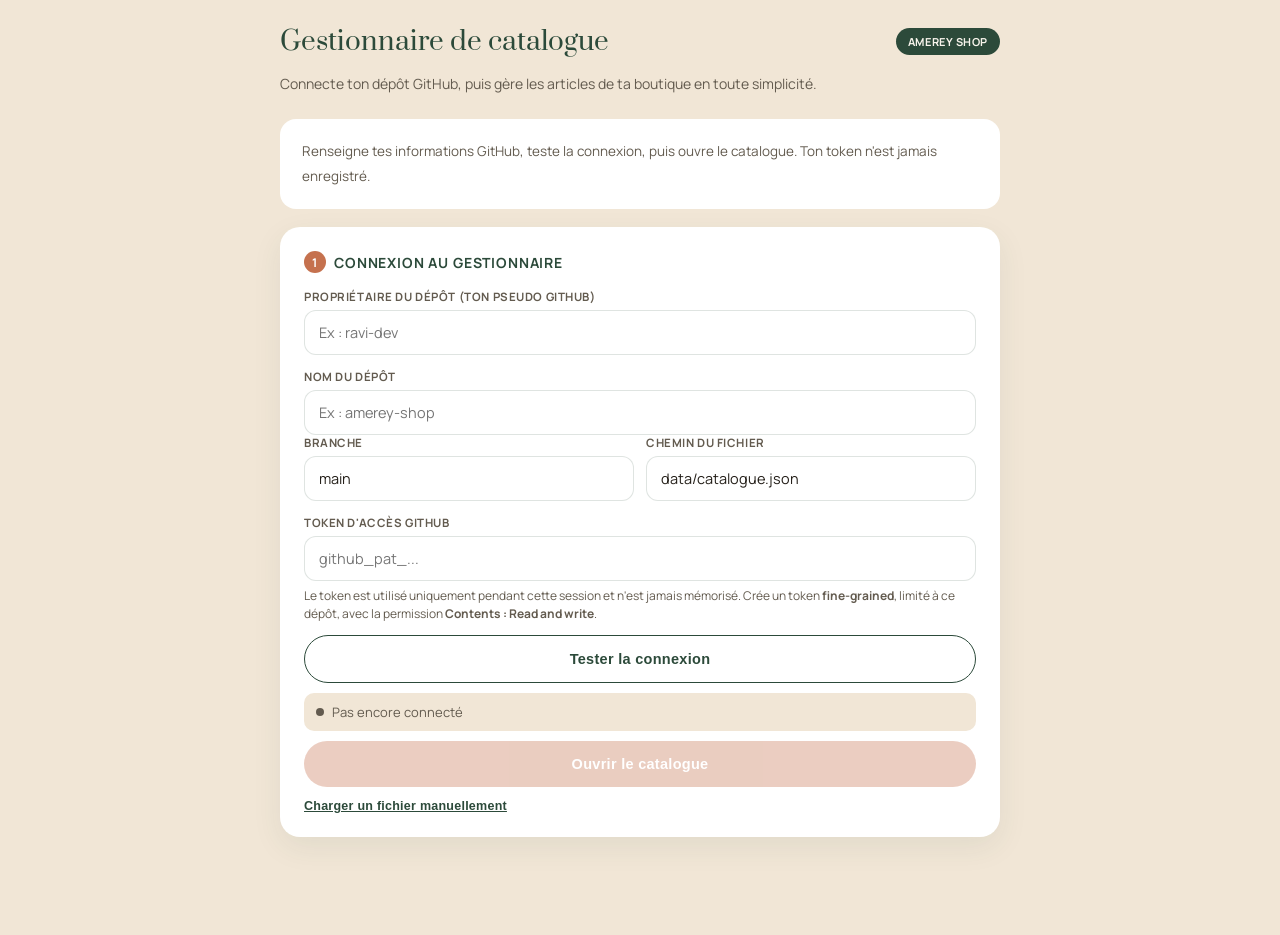
<file: admin.html>
<!DOCTYPE html>
<html lang="fr">
<head>
<meta charset="UTF-8">
<meta name="viewport" content="width=device-width, initial-scale=1.0">
<meta name="robots" content="noindex, nofollow">
<link rel="icon" href="favicon.svg" type="image/svg+xml">
<link rel="icon" href="favicon.ico" sizes="48x48">
<link rel="apple-touch-icon" href="assets/images/icons/apple-touch-icon.png">
<meta name="theme-color" content="#2C4A3A">
<title>AMEREY SHOP — Gestionnaire de catalogue</title>
<link href="https://fonts.googleapis.com/css2?family=Prata&family=Manrope:wght@400;500;600;700;800&display=swap" rel="stylesheet">
<style>
  :root{
    --green-deep:#2C4A3A; --green-soft:#3B5F4C; --cream:#F8F4EC; --sand:#F1E6D6; --gold:#C5714E;
    --ink:#241F19; --ink-soft:#635B4F; --line: rgba(44,74,58,0.15); --red:#B23A3A;
  }
  *{box-sizing:border-box;}
  body{
    margin:0; font-family:'Manrope',sans-serif; background:var(--sand); color:var(--ink);
    padding:24px 16px 80px;
  }
  .wrap{max-width:720px; margin:0 auto;}
  header{display:flex; align-items:center; justify-content:space-between; gap:12px; margin-bottom:6px;}
  h1{font-family:'Prata',serif; font-weight:400; font-size:26px; color:var(--green-deep); margin:0;}
  .badge-pill{
    background:var(--green-deep); color:var(--cream); font-size:11px; font-weight:700;
    letter-spacing:0.05em; text-transform:uppercase; padding:6px 12px; border-radius:100px;
  }
  .sub{color:var(--ink-soft); font-size:14px; margin-bottom:24px; line-height:1.6;}
  .card{
    background:#fff; border-radius:20px; padding:24px; box-shadow:0 10px 30px rgba(44,74,58,0.08);
    margin-bottom:18px;
  }
  .card h2{
    font-size:14px; text-transform:uppercase; letter-spacing:0.06em; color:var(--green-deep);
    margin:0 0 16px; display:flex; align-items:center; gap:8px;
  }
  .card h2 .n{
    width:22px; height:22px; border-radius:50%; background:var(--gold); color:#fff;
    font-size:12px; display:flex; align-items:center; justify-content:center; flex-shrink:0;
  }
  label{display:block; font-size:11.5px; font-weight:700; text-transform:uppercase; letter-spacing:0.05em; color:var(--ink-soft); margin:14px 0 6px;}
  label:first-child{margin-top:0;}
  input[type=text], input[type=number], input[type=password], select, textarea{
    width:100%; border:1.5px solid var(--line); border-radius:12px; padding:12px 14px;
    font-family:inherit; font-size:14.5px; color:var(--ink); background:#fff;
  }
  input:focus, select:focus, textarea:focus{outline:none; border-color:var(--gold);}
  input[type=file]{
    width:100%; border:1.5px dashed var(--line); border-radius:12px; padding:14px;
    font-size:13px; background:var(--sand);
  }
  .row{display:flex; gap:12px;}
  .row > div{flex:1;}
  .preview{margin-top:12px; display:none;}
  .preview img{width:100%; max-width:220px; border-radius:12px; display:block;}
  .checkline{display:flex; align-items:center; gap:8px; margin-top:12px; font-size:12.5px; color:var(--ink-soft);}
  .checkline input{width:auto;}
  button{
    width:100%; padding:15px; border:none; border-radius:100px; background:var(--gold);
    color:#fff; font-weight:700; font-size:14.5px; letter-spacing:0.02em; cursor:pointer;
    margin-top:10px; transition:.2s; display:flex; align-items:center; justify-content:center; gap:8px;
  }
  button:hover{opacity:0.92;}
  button:disabled{opacity:0.35; cursor:not-allowed;}
  button.ghost{background:none; border:1.5px solid var(--green-deep); color:var(--green-deep);}
  button.small{width:auto; padding:8px 16px; font-size:12.5px; margin-top:0;}
  button.danger-small{
    width:auto; padding:6px 10px; font-size:12px; margin:0; background:none; color:var(--red);
    border:1px solid rgba(178,58,58,0.35);
  }
  .toggle-link{
    background:none; border:none; color:var(--green-deep); font-size:12.5px; font-weight:700;
    text-decoration:underline; cursor:pointer; padding:0; width:auto; margin:12px 0 0;
  }
  .msg{
    padding:14px 16px; border-radius:12px; font-size:13.5px; margin-top:14px; display:none; line-height:1.6;
  }
  .msg.ok{background:#E6EFE9; color:var(--green-deep); display:block;}
  .msg.err{background:#FBE6DE; color:#8A3A1E; display:block;}
  .msg.info{background:#EFEAE0; color:var(--ink-soft); display:block;}
  .hint{font-size:12px; color:var(--ink-soft); margin-top:6px; line-height:1.5;}
  .steps{background:#fff; border-radius:16px; padding:20px 22px; margin-bottom:18px; font-size:13.5px; line-height:1.85; color:var(--ink-soft);}
  .steps b{color:var(--ink);}
  .status-line{
    display:flex; align-items:center; gap:8px; font-size:13px; color:var(--ink-soft);
    margin-top:10px; padding:10px 12px; background:var(--sand); border-radius:10px;
  }
  .status-line.ok{color:var(--green-deep); background:#E6EFE9;}
  .dot{width:8px; height:8px; border-radius:50%; background:var(--ink-soft); flex-shrink:0;}
  .status-line.ok .dot{background:var(--green-deep);}
  .spin{
    width:16px; height:16px; border-radius:50%; border:2px solid rgba(255,255,255,0.4);
    border-top-color:#fff; animation:sp .7s linear infinite; flex-shrink:0;
  }
  @keyframes sp{to{transform:rotate(360deg);}}

  /* --- Liste catalogue --- */
  .catalog-toolbar{display:flex; gap:10px; align-items:center; margin:0 0 14px; flex-wrap:wrap;}
  .catalog-toolbar input{flex:1 1 220px; padding:10px 12px; font-size:13px;}
  .filter-group{display:flex; gap:6px;}
  button.filter{width:auto; padding:8px 11px; margin:0; font-size:12px; background:var(--sand); color:var(--green-deep); border:1px solid var(--line);}
  button.filter.active{background:var(--green-deep); color:#fff; border-color:var(--green-deep);}
  .cat-list{display:flex; flex-direction:column; gap:10px; max-height:460px; overflow-y:auto; padding-right:2px;}
  .cat-item{
    display:flex; align-items:center; gap:12px; padding:10px; border:1px solid var(--line);
    border-radius:14px; background:var(--sand);
  }
  .cat-thumb{
    width:52px; height:52px; border-radius:10px; object-fit:cover; flex-shrink:0; background:#e3d9c8;
  }
  .cat-info{flex:1; min-width:0;}
  .cat-name{font-weight:700; font-size:13.5px; white-space:nowrap; overflow:hidden; text-overflow:ellipsis;}
  .cat-meta{font-size:12px; color:var(--ink-soft); margin-top:2px;}
  .cat-desc{font-size:11.5px; color:var(--ink-soft); margin-top:3px; font-style:italic; overflow:hidden; text-overflow:ellipsis; display:-webkit-box; -webkit-line-clamp:2; -webkit-box-orient:vertical;}
  .cat-tag{
    display:inline-block; font-size:10px; text-transform:uppercase; letter-spacing:0.04em;
    padding:2px 7px; border-radius:100px; margin-right:6px; font-weight:700;
  }
  .cat-tag.femme{background:rgba(197,113,78,0.18); color:var(--gold);}
  .cat-tag.homme{background:rgba(44,74,58,0.15); color:var(--green-deep);}
  .cat-empty{font-size:13px; color:var(--ink-soft); text-align:center; padding:20px 0;}
  .cat-count{font-size:12px; color:var(--ink-soft); font-weight:600; margin-bottom:12px;}
  button.edit-small{width:auto; padding:6px 10px; font-size:12px; margin:0; background:var(--green-deep);}
  .item-actions{display:flex; gap:6px; align-items:center; flex-shrink:0;}
  .form-head{display:flex; justify-content:space-between; gap:12px; align-items:center; margin-bottom:4px;}
  .form-head h2{margin-bottom:0;}
  button.cancel-edit{width:auto; padding:7px 10px; margin:0; font-size:12px; background:transparent; color:var(--ink-soft); border:1px solid var(--line);}
  .form-actions{display:flex; gap:10px; margin-top:18px;}
  .form-actions button{margin:0;}
  #actions{position:sticky; bottom:12px; z-index:3; background:rgba(241,230,214,.92); padding:10px; border-radius:18px; backdrop-filter:blur(10px);}

  /* --- Aperçu produit type site --- */
  .live-preview{margin-top:18px;}
  .live-preview-label{font-size:11.5px; font-weight:700; text-transform:uppercase; letter-spacing:0.05em; color:var(--ink-soft); margin-bottom:8px;}
  .pcard{
    position:relative; width:170px; aspect-ratio:3/4; border-radius:8px; overflow:hidden;
    background:#e3d9c8; box-shadow:0 8px 20px rgba(44,74,58,0.15);
  }
  .pcard img{position:absolute; inset:0; width:100%; height:100%; object-fit:cover;}
  .pcard .ph-empty{
    position:absolute; inset:0; display:flex; align-items:center; justify-content:center;
    color:rgba(44,74,58,0.35); font-size:11px; text-align:center; padding:10px; text-transform:uppercase; letter-spacing:0.04em;
  }
  .pcard::after{content:""; position:absolute; inset:0; background:linear-gradient(to top, rgba(20,20,18,0.88) 0%, rgba(20,20,18,0.15) 45%, transparent 65%);}
  .pcard .pbadge{
    position:absolute; top:9px; left:9px; z-index:2; background:var(--gold); color:#fff;
    font-size:9px; font-weight:700; text-transform:uppercase; letter-spacing:0.05em; padding:3px 8px; border-radius:100px;
  }
  .pcard .pprice{
    position:absolute; top:9px; right:9px; z-index:2; background:rgba(248,244,236,0.92); color:var(--ink);
    font-size:10.5px; font-weight:700; padding:4px 9px; border-radius:100px;
  }
  .pcard .pbody{position:absolute; left:0; right:0; bottom:0; z-index:2; padding:10px 11px 12px;}
  .pcard .pcat{font-size:8.5px; letter-spacing:0.08em; text-transform:uppercase; color:rgba(247,242,231,0.7);}
  .pcard .pname{font-family:'Prata',serif; font-size:13px; color:#F8F4EC; margin-top:2px; line-height:1.2;}
  .pcard .pcolors{font-size:9.5px; color:rgba(247,242,231,0.65); margin-top:3px; font-style:italic;}
  @media(max-width:520px){
    body{padding:16px 12px 100px;}
    .card{padding:18px; border-radius:16px;}
    .row{flex-direction:column; gap:0;}
    .cat-item{align-items:flex-start;}
    .item-actions{flex-direction:column; align-items:stretch;}
    .item-actions button{width:100%;}
  }
</style>
</head>
<body>
<div class="wrap">

  <header>
    <h1>Gestionnaire de catalogue</h1>
    <span class="badge-pill">AMEREY SHOP</span>
  </header>
  <p class="sub">Connecte ton dépôt GitHub, puis gère les articles de ta boutique en toute simplicité.</p>

  <div class="steps" id="stepsBox">Renseigne tes informations GitHub, teste la connexion, puis ouvre le catalogue. Ton token n'est jamais enregistré.</div>

  <div class="card">
    <h2><span class="n">1</span>Connexion au gestionnaire</h2>

    <div id="githubSection">
      <label>Propriétaire du dépôt (ton pseudo GitHub)</label>
      <input type="text" id="gh-owner" autocapitalize="none" autocorrect="off" spellcheck="false" placeholder="Ex : ravi-dev">
      <label>Nom du dépôt</label>
      <input type="text" id="gh-repo" autocapitalize="none" autocorrect="off" spellcheck="false" placeholder="Ex : amerey-shop">
      <div class="row">
        <div>
          <label>Branche</label>
          <input type="text" id="gh-branch" autocapitalize="none" autocorrect="off" spellcheck="false" value="main">
        </div>
        <div>
          <label>Chemin du fichier</label>
          <input type="text" id="gh-path" autocapitalize="none" autocorrect="off" spellcheck="false" value="data/catalogue.json">
        </div>
      </div>
      <label>Token d'accès GitHub</label>
      <input type="password" id="gh-token" autocapitalize="none" autocorrect="off" spellcheck="false" placeholder="github_pat_..." autocomplete="off">
      <p class="hint">Le token est utilisé uniquement pendant cette session et n'est jamais mémorisé. Crée un token <b>fine-grained</b>, limité à ce dépôt, avec la permission <b>Contents : Read and write</b>.</p>
      <button class="ghost" id="btnLoadGithub" type="button">Tester la connexion</button>
      <div class="status-line" id="githubStatus"><span class="dot"></span><span>Pas encore connecté</span></div>
      <button id="btnOpenCatalog" type="button" disabled>Ouvrir le catalogue</button>

      <button class="toggle-link" id="toggleManual" type="button">Charger un fichier manuellement</button>
    </div>

    <div id="manualSection" style="display:none; margin-top:18px; border-top:1px solid var(--line); padding-top:18px;">
      <label>Fichier catalogue.json</label>
      <input type="file" id="siteFile" accept=".json,application/json">
      <div class="status-line" id="manualStatus"><span class="dot"></span><span>Aucun fichier chargé</span></div>
    </div>
  </div>

  <div class="card" id="catalogCard" style="display:none;">
    <div class="form-head"><h2><span class="n">2</span>Catalogue</h2><button class="small" id="btnAddArticle" type="button">+ Ajouter</button></div>
    <div class="cat-count" id="catCount"></div>
    <div class="catalog-toolbar">
      <input type="text" id="catalogSearch" placeholder="Rechercher un article…">
      <div class="filter-group">
        <button class="filter active" data-filter="tout" type="button">Tout</button>
        <button class="filter" data-filter="femme" type="button">Femme</button>
        <button class="filter" data-filter="homme" type="button">Homme</button>
      </div>
    </div>
    <div class="cat-list" id="catList"></div>
  </div>

  <div class="card" id="newArticleCard" style="display:none;">
    <div class="form-head"><h2 id="articleFormTitle"><span class="n">3</span>Nouvel article</h2><button class="cancel-edit" id="btnCancelEdit" type="button" style="display:none;">Annuler</button></div>

    <label>Photo de l'article</label>
    <input type="file" id="photoFile" accept="image/*">
    <div class="preview" id="preview"><img id="previewImg"></div>

    <label>Nom de l'article</label>
    <input type="text" id="name" placeholder="Ex : Robe wax imprimée">

    <label>Description (optionnel)</label>
    <textarea id="desc" rows="3" placeholder="Ex : Tissu wax 100% coton, coupe cintrée, doublure intérieure."></textarea>

    <div class="row">
      <div>
        <label>Prix (FCFA)</label>
        <input type="number" id="price" placeholder="Ex : 28000">
      </div>
      <div>
        <label>Collection</label>
        <select id="category">
          <option value="femme">Femme</option>
          <option value="homme">Homme</option>
        </select>
      </div>
    </div>

    <div class="row">
      <div>
        <label>Type</label>
        <select id="sub">
          <option value="tenue">Complet (tenue complète)</option>
          <option value="haut">Chemise / Haut</option>
          <option value="bas">Bas (pantalon / jupe)</option>
        </select>
      </div>
      <div>
        <label>Badge (optionnel)</label>
        <input type="text" id="badge" list="badge-suggestions" placeholder="Ex : Premium">
        <datalist id="badge-suggestions">
          <option value="Premium">
          <option value="Promo">
          <option value="Nouveau">
          <option value="Meilleure vente">
          <option value="Édition limitée">
        </datalist>
      </div>
    </div>

    <label>Autres coloris disponibles (optionnel)</label>
    <input type="text" id="colors" placeholder="Ex : Rose, Vert sauge, Marron">
    <p class="hint">Sépare les couleurs par une virgule. Elles s'afficheront sous le nom de l'article sur le site ("Existe aussi en : ...").</p>

    <div class="live-preview">
      <div class="live-preview-label">Aperçu tel qu'il apparaîtra sur le site</div>
      <div class="pcard" id="pcard">
        <div class="ph-empty" id="pcard-empty">Photo de l'article</div>
        <img id="pcard-img" style="display:none;">
        <span class="pbadge" id="pcard-badge" style="display:none;"></span>
        <span class="pprice" id="pcard-price"></span>
        <div class="pbody">
          <div class="pcat" id="pcard-cat">Chemise</div>
          <div class="pname" id="pcard-name">Nom de l'article</div>
          <div class="pcolors" id="pcard-desc" style="display:none;"></div>
          <div class="pcolors" id="pcard-colors" style="display:none;"></div>
        </div>
      </div>
    </div>
    <div class="form-actions">
      <button class="ghost" id="btnResetForm" type="button">Effacer</button>
      <button id="btnSaveArticle" type="button">Ajouter au catalogue</button>
    </div>
  </div>

  <div id="actions" style="display:none;">
    <button id="btnPublish" type="button" style="display:none;">Publier sur GitHub Pages</button>
    <button id="btnDownload" class="ghost" type="button">Télécharger le fichier mis à jour</button>
  </div>

  <div class="msg" id="msg"></div>

</div>

<script>
/* ============ ÉTAT ============ */
let catalogText = null;
let siteFileName = 'catalogue.json';
let photoDataUri = null;
let githubConnected = false;
let ghCfg = {owner:'', repo:'', branch:'main', path:'data/catalogue.json', token:''};
let catalogData = null;
let pendingLog = []; // résumé des modifications non publiées (message de commit)
let pendingImages = {}; // nouvelles photos non publiées : chemin dans le dépôt -> contenu JPEG en base64
let loadedPhotos = new Set(); // photos référencées par le catalogue au moment du chargement
const IMAGES_DIR = 'assets/images/products/';
const PHOTO_MAX_WIDTH = 960;
const PHOTO_QUALITY = 0.8;
let catalogItems = []; // {category, index, sub, name, price, photo, badge, desc, colors, photoSrc}
let catalogFilter = 'tout';
let editingIndex = null;
let hasPendingChanges = false;
let connectionTested = false;

const $ = (id) => document.getElementById(id);
const msg = $('msg');

$('catalogSearch').addEventListener('input', renderCatalogList);
document.querySelectorAll('[data-filter]').forEach(btn => btn.addEventListener('click', () => {
  catalogFilter = btn.dataset.filter;
  document.querySelectorAll('[data-filter]').forEach(b => b.classList.toggle('active', b === btn));
  renderCatalogList();
}));
$('btnAddArticle').addEventListener('click', () => {
  resetArticleForm();
  $('newArticleCard').scrollIntoView({behavior:'smooth', block:'start'});
});
$('btnSaveArticle').addEventListener('click', saveArticle);
$('btnResetForm').addEventListener('click', resetArticleForm);
$('btnCancelEdit').addEventListener('click', resetArticleForm);

/* ============ Encodage UTF-8 <-> base64 (pour l'API GitHub) ============ */
function b64EncodeUnicode(str){
  const bytes = new TextEncoder().encode(str);
  let binary = ''; const chunk = 0x8000;
  for (let i=0;i<bytes.length;i+=chunk){ binary += String.fromCharCode.apply(null, bytes.subarray(i,i+chunk)); }
  return btoa(binary);
}
function b64DecodeUnicode(b64){
  const binary = atob(b64.replace(/\n/g,''));
  const bytes = new Uint8Array(binary.length);
  for (let i=0;i<binary.length;i++) bytes[i] = binary.charCodeAt(i);
  return new TextDecoder('utf-8').decode(bytes);
}

/* ============ Préférences locales (jamais le token) ============ */
function loadPrefs(){
  try{
    const saved = JSON.parse(localStorage.getItem('amerey_gh_prefs') || '{}');
    if(saved.owner) $('gh-owner').value = saved.owner;
    if(saved.repo) $('gh-repo').value = saved.repo;
    if(saved.branch) $('gh-branch').value = saved.branch;
    if(saved.path) $('gh-path').value = saved.path;
  }catch(e){}
}
function savePrefs(){
  const data = {
    owner: $('gh-owner').value.trim(), repo: $('gh-repo').value.trim(),
    branch: $('gh-branch').value.trim() || 'main', path: $('gh-path').value.trim() || 'data/catalogue.json'
  };
  localStorage.setItem('amerey_gh_prefs', JSON.stringify(data));
}
loadPrefs();

/* ============ Bascule mode manuel ============ */
$('toggleManual').addEventListener('click', () => {
  const sec = $('manualSection');
  sec.style.display = sec.style.display === 'none' ? 'block' : 'none';
});

/* ============ Chargement manuel ============ */
$('siteFile').addEventListener('change', (e) => {
  const file = e.target.files[0];
  if (!file) return;
  siteFileName = file.name;
  const reader = new FileReader();
  reader.onload = (ev) => {
    const content = ev.target.result;
    if (!isValidCatalog(content)) {
      setStatus('manualStatus', false, "⚠️ Ce fichier n'est pas un catalogue valide (data/catalogue.json attendu).");
      return;
    }
    catalogText = content;
    githubConnected = false;
    connectionTested = true;
    setStatus('manualStatus', true, "✓ Fichier chargé : " + file.name);
    onSiteLoaded();
  };
  reader.readAsText(file);
});

/* ============ Chargement direct depuis GitHub ============ */
$('btnLoadGithub').addEventListener('click', async () => {
  const owner = $('gh-owner').value.trim();
  const repo = $('gh-repo').value.trim();
  const branch = $('gh-branch').value.trim() || 'main';
  const path = $('gh-path').value.trim() || 'data/catalogue.json';
  const token = $('gh-token').value.replace(/\s+/g, ''); // un token ne contient jamais d'espace (copier-coller mobile)
  if(!owner || !repo || !token){
    setStatus('githubStatus', false, "Renseigne au minimum le propriétaire, le dépôt et le token.");
    return;
  }
  ghCfg = {owner, repo, branch, path, token};
  savePrefs();
  connectionTested = false;
  $('btnOpenCatalog').disabled = true;
  const btn = $('btnLoadGithub');
  btn.disabled = true;
  setStatus('githubStatus', null, "Connexion à GitHub en cours…", true);
  try{
    const content = await ghTestAccess(ghCfg);
    if(!isValidCatalog(content)) throw new Error(`Le fichier « ${path} » n'est pas un catalogue JSON valide.`);
    catalogText = content;
    siteFileName = path.split('/').pop();
    githubConnected = true;
    connectionTested = true;
    $('btnOpenCatalog').disabled = false;
    setStatus('githubStatus', true, `✓ Connexion réussie — dépôt ${owner}/${repo} · branche ${branch}`);
  }catch(err){
    githubConnected = false;
    setStatus('githubStatus', false, ghErrorMessage(err));
  }finally{
    btn.disabled = false;
  }
});

$('btnOpenCatalog').addEventListener('click', () => {
  if(!connectionTested || !catalogText) return;
  onSiteLoaded();
  $('stepsBox').style.display = 'none';
  $('catalogCard').scrollIntoView({behavior:'smooth', block:'start'});
});

['gh-owner','gh-repo','gh-branch','gh-path','gh-token'].forEach(id => {
  $(id).addEventListener('input', () => {
    connectionTested = false;
    $('btnOpenCatalog').disabled = true;
  });
});

function ghErrorMessage(err){
  const m = (err && err.message) || '';
  if(m.startsWith('401')){
    const t = $('gh-token').value.replace(/\s+/g, '');
    const looksOk = /^(github_pat_|ghp_)[A-Za-z0-9_]{20,}$/.test(t);
    return looksOk
      ? "GitHub refuse ce token : il est probablement expiré ou a été supprimé. Crée-en un nouveau (voir le README) et colle-le ici."
      : "Ce token semble incomplet ou abîmé au copier-coller (il doit commencer par « github_pat_ »). Recopie-le entièrement depuis GitHub.";
  }
  if(m.startsWith('404')) return "Dépôt, branche ou fichier introuvable. Vérifie le propriétaire, le nom du dépôt, le chemin, et que la branche est bien « main » en minuscules.";
  if(m.includes('403')) return "Accès refusé. Le token n'a peut-être pas les droits d'écriture nécessaires.";
  return "Erreur de connexion à GitHub : " + m;
}

async function ghApi(url, opts){
  opts = opts || {};
  opts.headers = Object.assign({
    'Authorization': 'token ' + ghCfg.token,
    'Accept': 'application/vnd.github+json'
  }, opts.headers || {});
  const res = await fetch(url, opts);
  if(!res.ok){
    const body = await res.text().catch(()=> '');
    throw new Error(res.status + ' ' + res.statusText + (body ? ' — ' + body.slice(0,200) : ''));
  }
  return res.json();
}

async function ghReadFile(cfg){
  const base = `https://api.github.com/repos/${cfg.owner}/${cfg.repo}`;
  const ref = await ghApi(`${base}/git/ref/heads/${encodeURIComponent(cfg.branch)}`);
  const commitSha = ref.object.sha;
  const commit = await ghApi(`${base}/git/commits/${commitSha}`);
  const treeSha = commit.tree.sha;
  const tree = await ghApi(`${base}/git/trees/${treeSha}?recursive=1`);
  const entry = tree.tree.find(t => t.path === cfg.path);
  if(!entry) throw new Error('404 fichier "' + cfg.path + '" introuvable dans le dépôt');
  const blob = await ghApi(`${base}/git/blobs/${entry.sha}`);
  return b64DecodeUnicode(blob.content);
}

async function ghTestAccess(cfg){
  const base = `https://api.github.com/repos/${cfg.owner}/${cfg.repo}`;
  const repo = await ghApi(base);
  if(!repo.permissions || !repo.permissions.push){
    throw new Error('403 ce token peut lire le dépôt, mais ne peut pas y publier. Vérifie « Contents : Read and write ».');
  }
  return ghReadFile(cfg);
}

// Publie en un seul commit : files = [{path, base64}] à créer/remplacer, deletions = chemins à supprimer
async function ghWriteFiles(cfg, files, deletions, commitMessage){
  const base = `https://api.github.com/repos/${cfg.owner}/${cfg.repo}`;
  const ref = await ghApi(`${base}/git/ref/heads/${encodeURIComponent(cfg.branch)}`);
  const parentSha = ref.object.sha;
  const parentCommit = await ghApi(`${base}/git/commits/${parentSha}`);
  const baseTreeSha = parentCommit.tree.sha;

  const entries = [];
  for(const f of files){
    const blob = await ghApi(`${base}/git/blobs`, {
      method:'POST', headers:{'Content-Type':'application/json'},
      body: JSON.stringify({content: f.base64, encoding:'base64'})
    });
    entries.push({path:f.path, mode:'100644', type:'blob', sha:blob.sha});
  }

  if(deletions.length){
    // On ne supprime que les fichiers réellement présents (sinon GitHub refuse le commit)
    const tree = await ghApi(`${base}/git/trees/${baseTreeSha}?recursive=1`);
    const existing = new Set(tree.tree.map(t => t.path));
    deletions.filter(p => existing.has(p)).forEach(p => entries.push({path:p, mode:'100644', type:'blob', sha:null}));
  }

  const newTree = await ghApi(`${base}/git/trees`, {
    method:'POST', headers:{'Content-Type':'application/json'},
    body: JSON.stringify({base_tree: baseTreeSha, tree: entries})
  });

  const newCommit = await ghApi(`${base}/git/commits`, {
    method:'POST', headers:{'Content-Type':'application/json'},
    body: JSON.stringify({message: commitMessage, tree: newTree.sha, parents:[parentSha]})
  });

  await ghApi(`${base}/git/refs/heads/${encodeURIComponent(cfg.branch)}`, {
    method:'PATCH', headers:{'Content-Type':'application/json'},
    body: JSON.stringify({sha: newCommit.sha})
  });
}

function setStatus(id, ok, text, spinner){
  const el = $(id);
  el.classList.toggle('ok', !!ok);
  el.innerHTML = (spinner ? '<span class="spin" style="border-color:rgba(44,74,58,0.25); border-top-color:var(--green-deep);"></span>' : `<span class="dot"></span>`) + `<span>${text}</span>`;
}

/* ============ Une fois le site chargé (peu importe la méthode) ============ */
function onSiteLoaded(){
  pendingLog = [];
  pendingImages = {};
  hasPendingChanges = false;
  loadedPhotos = new Set(referencedPhotos(JSON.parse(catalogText)));
  resetArticleForm();
  $('catalogCard').style.display = 'block';
  $('newArticleCard').style.display = 'block';
  $('actions').style.display = 'block';
  $('btnPublish').style.display = githubConnected ? 'flex' : 'none';
  parseCatalog();
  renderCatalogList();
  checkReady();
}

/* ============ Analyse du catalogue existant ============ */
function isValidCatalog(text){
  try{
    const data = JSON.parse(text);
    return !!data && typeof data === 'object' && Array.isArray(data.femme) && Array.isArray(data.homme);
  }catch(e){ return false; }
}

function parseCatalog(){
  catalogData = JSON.parse(catalogText);
  catalogItems = [];
  ['femme','homme'].forEach(category => (catalogData[category] || []).forEach((item, index) => {
    catalogItems.push({...item, category, index, photoSrc:photoUrl(item.photo)});
  }));
}

function serializeCatalog(){
  catalogText = JSON.stringify(catalogData, null, 2) + '\n';
  // Oublie les photos en attente qui ne sont plus utilisées par aucun article
  const used = new Set(referencedPhotos(catalogData));
  Object.keys(pendingImages).forEach(p => { if(!used.has(p)) delete pendingImages[p]; });
}

function referencedPhotos(data){
  return Object.values(data).flatMap(list => Array.isArray(list) ? list.map(i => i.photo).filter(Boolean) : []);
}

// Photos du dossier produits qui étaient utilisées au chargement et ne le sont plus
function orphanPhotos(){
  const used = new Set(referencedPhotos(catalogData));
  return [...loadedPhotos].filter(p => p.startsWith(IMAGES_DIR) && !used.has(p));
}

// Adresse affichable d'une photo (en attente, sur GitHub, ou relative au site)
function photoUrl(path){
  if(!path) return null;
  if(pendingImages[path]) return 'data:image/jpeg;base64,' + pendingImages[path];
  if(path.startsWith('data:') || /^https?:\/\//.test(path)) return path;
  if(githubConnected){
    const segs = path.split('/').map(encodeURIComponent).join('/');
    return `https://raw.githubusercontent.com/${encodeURIComponent(ghCfg.owner)}/${encodeURIComponent(ghCfg.repo)}/${encodeURIComponent(ghCfg.branch)}/${segs}`;
  }
  return path;
}

function photoPathFor(name){
  const slug = name.normalize('NFD').replace(/[̀-ͯ]/g, '').toLowerCase()
    .replace(/[^a-z0-9]+/g, '_').replace(/^_+|_+$/g, '').slice(0, 40) || 'article';
  return `${IMAGES_DIR}${slug}_${Date.now().toString(36)}.jpg`;
}

function commitMessage(){
  if(pendingLog.length === 0) return 'Mise à jour du catalogue';
  if(pendingLog.length === 1) return pendingLog[0];
  return `Mise à jour du catalogue (${pendingLog.length} modifications)\n\n` + pendingLog.map(l => '- ' + l).join('\n');
}

const SUBLABEL = {tenue:'Complet', haut:'Chemise', bas:'Bas'};

function escapeHtml(s){
  return String(s).replace(/[&<>"']/g, c => ({'&':'&amp;','<':'&lt;','>':'&gt;','"':'&quot;',"'":'&#39;'}[c]));
}

function renderCatalogList(){
  const list = $('catList');
  const count = $('catCount');
  if(catalogItems.length === 0){
    list.innerHTML = '<div class="cat-empty">Aucun article détecté dans ce fichier.</div>';
    count.textContent = '';
    return;
  }
  const nF = catalogItems.filter(i=>i.category==='femme').length;
  const nH = catalogItems.filter(i=>i.category==='homme').length;
  const query = $('catalogSearch').value.trim().toLocaleLowerCase('fr');
  const shown = catalogItems.map((it, idx) => ({it, idx})).filter(({it}) =>
    (catalogFilter === 'tout' || it.category === catalogFilter) &&
    (!query || [it.name, it.price, it.sub, it.badge, it.desc, ...(it.colors || [])].filter(Boolean).join(' ').toLocaleLowerCase('fr').includes(query))
  );
  count.textContent = `${catalogItems.length} article(s) — ${nF} femme, ${nH} homme${shown.length !== catalogItems.length ? ` · ${shown.length} affiché(s)` : ''}`;
  list.innerHTML = shown.length ? shown.map(({it, idx}) => `
    <div class="cat-item">
      ${it.photoSrc ? `<img class="cat-thumb" src="${escapeHtml(it.photoSrc)}" alt="">` : `<div class="cat-thumb"></div>`}
      <div class="cat-info">
        <div class="cat-name">${escapeHtml(it.name)}</div>
        <div class="cat-meta">
          <span class="cat-tag ${escapeHtml(it.category)}">${escapeHtml(it.category)}</span>${escapeHtml(SUBLABEL[it.sub]||it.sub)} · ${escapeHtml(it.price)}${it.badge ? ' · '+escapeHtml(it.badge) : ''}${it.colors ? ' · '+it.colors.length+' coloris' : ''}
        </div>
        ${it.desc ? `<div class="cat-desc">${escapeHtml(it.desc)}</div>` : ''}
      </div>
      <div class="item-actions">
        <button class="edit-small" onclick="editProduct(${idx})" type="button">Modifier</button>
        <button class="danger-small" onclick="deleteProduct(${idx})" type="button">Supprimer</button>
      </div>
    </div>
  `).join('') : '<div class="cat-empty">Aucun article ne correspond à cette recherche.</div>';
}

function deleteProduct(idx){
  const item = catalogItems[idx];
  if(!item) return;
  if(!confirm(`Supprimer "${item.name}" du catalogue ?`)) return;
  catalogData[item.category].splice(item.index, 1);
  serializeCatalog();
  pendingLog.push(`Suppression article : ${item.name}`);
  hasPendingChanges = true;
  parseCatalog(); renderCatalogList(); checkReady();
  msg.className = 'msg info';
  msg.textContent = `« ${item.name} » a été retiré. Publie les modifications quand tu es prêt.`;
}

function editProduct(idx){
  const item = catalogItems[idx];
  if(!item) return;
  editingIndex = idx;
  photoDataUri = null;
  $('name').value = item.name;
  $('desc').value = item.desc || '';
  $('price').value = String(item.price).replace(/[^0-9]/g, '');
  $('category').value = item.category;
  $('sub').value = item.sub;
  $('badge').value = item.badge || '';
  $('colors').value = (item.colors || []).join(', ');
  $('photoFile').value = '';
  if(item.photoSrc){
    previewImg.src = item.photoSrc;
    preview.style.display = 'block';
    $('pcard-img').src = item.photoSrc;
    $('pcard-img').style.display = 'block';
    $('pcard-empty').style.display = 'none';
  }
  $('articleFormTitle').innerHTML = '<span class="n">3</span>Modifier l\'article';
  $('btnSaveArticle').textContent = 'Enregistrer la modification';
  $('btnCancelEdit').style.display = 'block';
  updateLivePreview();
  $('newArticleCard').scrollIntoView({behavior:'smooth', block:'start'});
}

/* ============ Nouvel article : aperçu + validation ============ */
function checkReady(){
  const ready = !!catalogText && hasPendingChanges;
  $('btnPublish').disabled = !ready;
  $('btnDownload').disabled = !ready;
  const original = editingIndex !== null ? catalogItems[editingIndex] : null;
  const formReady = !!($('name').value.trim() && $('price').value && (original || photoDataUri));
  $('btnSaveArticle').disabled = !formReady;
}

function updateLivePreview(){
  const name = $('name').value.trim();
  const price = $('price').value;
  const badge = $('badge').value.trim();
  const sub = $('sub').value;
  const desc = $('desc').value.trim();
  const colorsRaw = $('colors').value.trim();

  $('pcard-name').textContent = name || 'Nom de l\u2019article';
  $('pcard-price').textContent = price ? formatPrice(price) : '— FCFA';
  $('pcard-cat').textContent = SUBLABEL[sub] || sub;
  if(badge){ $('pcard-badge').style.display='block'; $('pcard-badge').textContent = badge; }
  else { $('pcard-badge').style.display='none'; }
  if(desc){ $('pcard-desc').style.display='block'; $('pcard-desc').textContent = desc; }
  else { $('pcard-desc').style.display='none'; }
  if(colorsRaw){
    $('pcard-colors').style.display='block';
    $('pcard-colors').textContent = 'Existe aussi en : ' + colorsRaw;
  } else { $('pcard-colors').style.display='none'; }
}

function formatPrice(price){
  return Number(price).toLocaleString('fr-FR').replace(/\u202f/g,' ') + ' FCFA';
}

['name','price','badge','sub','colors','desc'].forEach(id => {
  $(id).addEventListener('input', () => { updateLivePreview(); checkReady(); });
});

$('photoFile').addEventListener('change', (e) => {
  const file = e.target.files[0];
  if (!file) return;
  const img = new Image();
  const reader = new FileReader();
  reader.onload = (ev) => {
    img.onload = () => {
      const scale = Math.min(1, PHOTO_MAX_WIDTH / img.width);
      const canvas = document.createElement('canvas');
      canvas.width = Math.round(img.width * scale);
      canvas.height = Math.round(img.height * scale);
      const ctx = canvas.getContext('2d');
      ctx.fillStyle = '#fff'; // fond blanc pour les PNG transparents
      ctx.fillRect(0, 0, canvas.width, canvas.height);
      ctx.drawImage(img, 0, 0, canvas.width, canvas.height);
      photoDataUri = canvas.toDataURL('image/jpeg', PHOTO_QUALITY);
      previewImg.src = photoDataUri;
      preview.style.display = 'block';
      $('pcard-empty').style.display = 'none';
      $('pcard-img').style.display = 'block';
      $('pcard-img').src = photoDataUri;
      checkReady();
    };
    img.src = ev.target.result;
  };
  reader.readAsDataURL(file);
});

const preview = $('preview');
const previewImg = $('previewImg');

/* ============ Ajout et modification des articles ============ */
function saveArticle(){
  const name = $('name').value.trim();
  const item = editingIndex !== null ? catalogItems[editingIndex] : null;
  if(!name || !$('price').value || (!item && !photoDataUri)) return;
  try{
    let photo = item?.photo || '';
    if(photoDataUri){
      photo = photoPathFor(name);
      pendingImages[photo] = photoDataUri.split(',')[1];
    }
    const record = {
      sub:$('sub').value, name, price:formatPrice($('price').value),
      photo,
      ...( $('badge').value.trim() ? {badge:$('badge').value.trim()} : {}),
      ...( $('desc').value.trim() ? {desc:$('desc').value.trim()} : {}),
      ...( $('colors').value.trim() ? {colors:$('colors').value.split(',').map(c=>c.trim()).filter(Boolean)} : {})
    };
    if(item){
      catalogData[item.category].splice(item.index, 1);
    }
    (catalogData[$('category').value] ||= []).unshift(record);
    serializeCatalog();
    pendingLog.push(item ? `Modification article : ${name}` : `Ajout article : ${name}`);
    hasPendingChanges = true;
    parseCatalog(); renderCatalogList(); resetArticleForm(); checkReady();
    msg.className = 'msg info';
    msg.textContent = `« ${name} » a été ${item ? 'modifié' : 'ajouté'}. Publie les modifications quand tu es prêt.`;
  }catch(err){
    msg.className = 'msg err';
    msg.textContent = 'Erreur : ' + err.message;
  }
}

function resetArticleForm(){
  editingIndex = null;
  $('name').value = '';
  $('desc').value = '';
  $('price').value = '';
  $('badge').value = '';
  $('colors').value = '';
  $('photoFile').value = '';
  photoDataUri = null;
  preview.style.display = 'none';
  $('pcard-empty').style.display = 'flex';
  $('pcard-img').style.display = 'none';
  $('articleFormTitle').innerHTML = '<span class="n">3</span>Nouvel article';
  $('btnSaveArticle').textContent = 'Ajouter au catalogue';
  $('btnCancelEdit').style.display = 'none';
  updateLivePreview();
  checkReady();
}

/* ============ Télécharger ============ */
$('btnDownload').addEventListener('click', () => {
  try{
    const download = (blob, filename) => {
      const url = URL.createObjectURL(blob);
      const a = document.createElement('a');
      a.href = url; a.download = filename;
      document.body.appendChild(a); a.click(); document.body.removeChild(a);
      setTimeout(() => URL.revokeObjectURL(url), 1000);
    };
    download(new Blob([catalogText], { type: 'application/json' }), siteFileName);
    const images = Object.entries(pendingImages);
    images.forEach(([path, b64]) => {
      const bytes = Uint8Array.from(atob(b64), c => c.charCodeAt(0));
      download(new Blob([bytes], { type: 'image/jpeg' }), path.split('/').pop());
    });
    const orphans = orphanPhotos();

    pendingLog = [];
    pendingImages = {};
    hasPendingChanges = false;
    loadedPhotos = new Set(referencedPhotos(catalogData));
    msg.className = 'msg ok';
    msg.textContent = `✓ Fichiers téléchargés. Remplace « data/catalogue.json » dans ton dépôt GitHub`
      + (images.length ? ` et ajoute ${images.length} photo(s) dans « ${IMAGES_DIR} »` : '')
      + (orphans.length ? `. Tu peux supprimer les photos devenues inutiles : ${orphans.map(p => p.split('/').pop()).join(', ')}` : '')
      + '.';
    parseCatalog(); renderCatalogList(); resetArticleForm();
  }catch(err){
    msg.className = 'msg err';
    msg.textContent = "Erreur : " + err.message;
  }
});

/* ============ Publier sur GitHub Pages ============ */
$('btnPublish').addEventListener('click', async () => {
  const btn = $('btnPublish');
  try{
    btn.disabled = true;
    btn.innerHTML = '<span class="spin"></span><span>Publication en cours…</span>';
    const files = [
      {path: ghCfg.path, base64: b64EncodeUnicode(catalogText)},
      ...Object.entries(pendingImages).map(([path, base64]) => ({path, base64}))
    ];
    await ghWriteFiles(ghCfg, files, orphanPhotos(), commitMessage());
    pendingLog = [];
    pendingImages = {};
    hasPendingChanges = false;
    loadedPhotos = new Set(referencedPhotos(catalogData));
    msg.className = 'msg ok';
    msg.textContent = `✓ Modifications publiées sur GitHub. Le site sera mis à jour automatiquement dans quelques minutes.`;
    parseCatalog(); renderCatalogList(); resetArticleForm();
  }catch(err){
    msg.className = 'msg err';
    msg.textContent = "Erreur lors de la publication : " + ghErrorMessage(err);
  }finally{
    btn.disabled = false;
    btn.innerHTML = 'Publier sur GitHub Pages';
  }
});

updateLivePreview();
</script>
</body>
</html>
</file>
